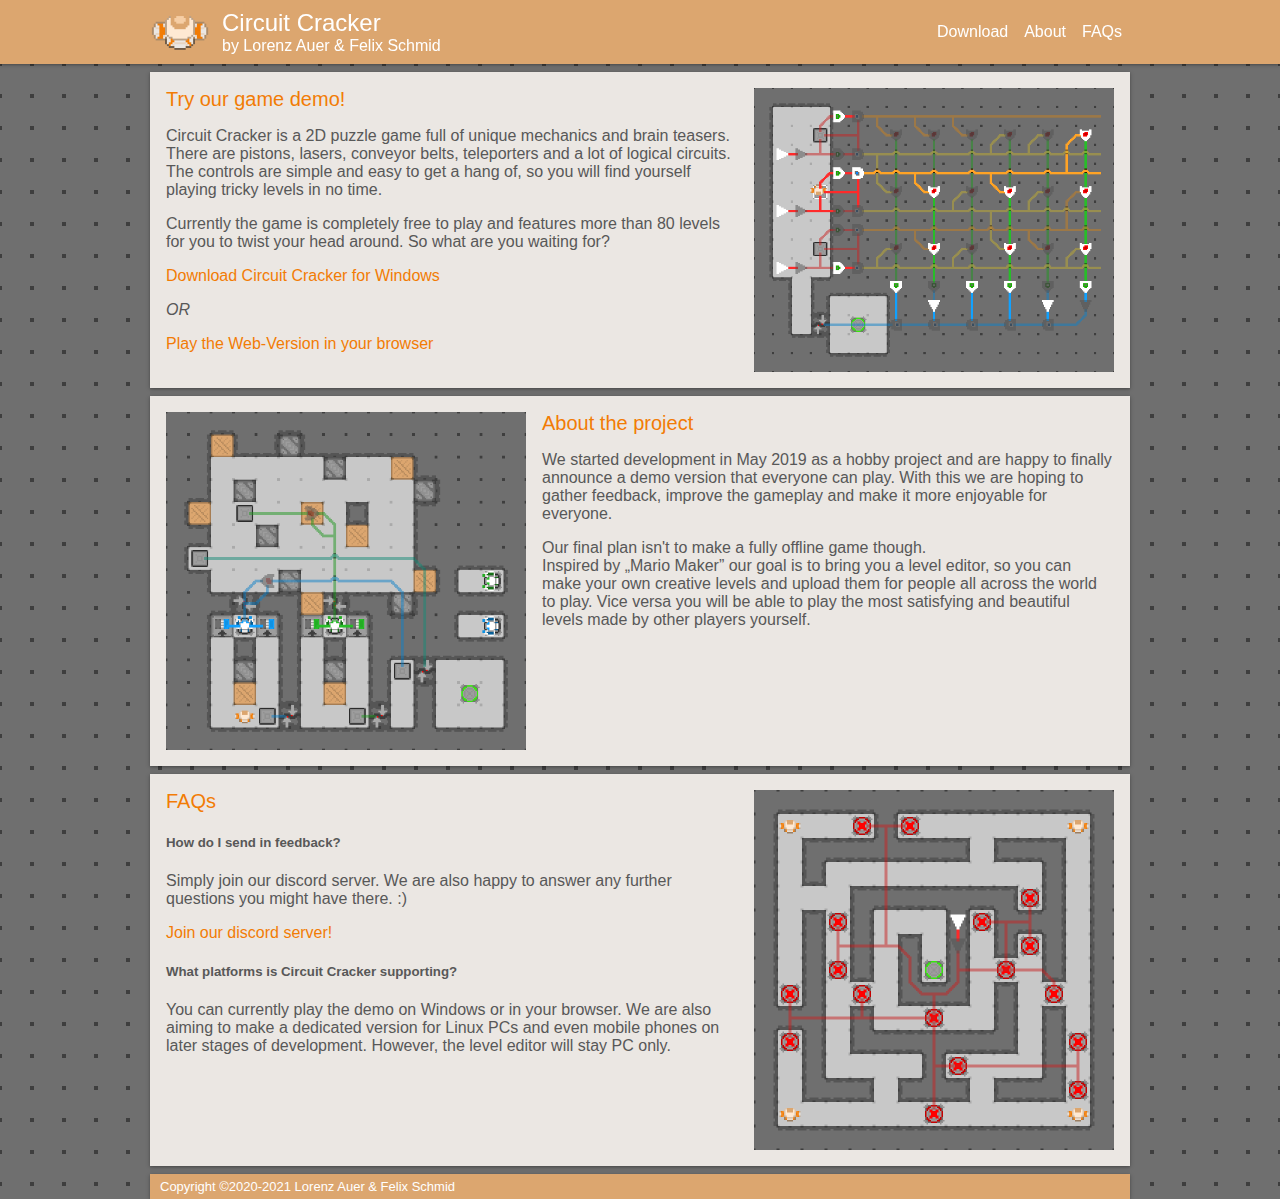
<file: index.html>
<!DOCTYPE html>
<html lang="en">
<head>
	<title>Circuit Cracker</title>
	<link rel="stylesheet" type="text/css" href="style.css">
	<link rel="icon" href="pictures/Icon.png">
	<script src="scripts.js"></script>
	<meta charset="utf-8">
	<meta name="viewport" content="width=device-width, initial-scale=1.0">
</head>
<body>

<header>
	<div id="topnav" class="flex">
		<img src="pictures/Icon.png" alt="game icon" width="60">
		<div id="title">
			<div id="titleContent">
				<h1> Circuit Cracker </h1>
				by Lorenz Auer & Felix Schmid
			</div>
		</div>
		<div class="mobileHide" style="flex: 1 1 auto"></div>
		<div class="topnavBtn mobileHide"> <a class="toplink" href="#Download">Download</a> </div>
		<div class="topnavBtn mobileHide"> <a class="toplink" href="#About">About</a> </div>
		<div class="topnavBtn mobileHide"> <a class="toplink" href="#FAQs">FAQs</a> </div>
		<div class="topnavBtn mobileShow"> <button class="menuButton" onClick="toggleMobileMenu();"><img src="icons/menu.png" alt="menu" id="menuIcon"></button> </div>
	</div>
	
	<div id="mobileMenu">
		<div class="topnavBtn"> <a class="toplink" href="#Download">Download</a> </div>
		<div class="topnavBtn"> <a class="toplink" href="#About">About</a> </div>
		<div class="topnavBtn"> <a class="toplink" href="#FAQs">FAQs</a> </div>
	</div>
</header>

<main>

<section class="flex" id="Download">
	<div class="textflex">
		<h2> Try our game demo! </h2>
		<p>
		Circuit Cracker is a 2D puzzle game full of unique mechanics and brain teasers.
		There are pistons, lasers, conveyor belts, teleporters and a lot of logical circuits.
		The controls are simple and easy to get a hang of, so you will find yourself playing tricky levels in no time.
		</p>
		<p>
		Currently the game is completely free to play and features more than 80 levels for you to twist your head around. So what are you waiting for?
		</p>
		<a href="downloads/CircuitCracker.zip"> Download Circuit Cracker for Windows </a>
		<p><i>OR</i></p>
		<a href="WebVersion/index.html"> Play the Web-Version in your browser </a><br>
	</div>
	<div class="imageflex" style="margin-left: 16px">
		<img src="pictures/Demo1.png" alt="in-game image" width="360" class="centeredImage">
	</div>
</section>

<section class="flex" id="About">
	<div class="imageflex" style="margin-right: 16px;">
		<img src="pictures/Demo2.png" alt="in-game image" width="360" class="centeredImage">
	</div>
	<div class="textflex">
		<h2> About the project </h2>
		<p>
		We started development in May 2019 as a hobby project and are happy to finally announce a demo version that everyone can play.
		With this we are hoping to gather feedback, improve the gameplay and make it more enjoyable for everyone.
		</p>
		<p>
		Our final plan isn't to make a fully offline game though.<br>
		Inspired by „Mario Maker” our goal is to bring you a level editor, so you can make your own creative levels and upload them for people all across the world to play.
		Vice versa you will be able to play the most satisfying and beautiful levels made by other players yourself.
		</p>
	</div>
</section>

<section class="flex" id="FAQs">
	<div class="textflex">
		<h2> FAQs </h2>
		<h5> How do I send in feedback? </h5>
		<p>
		Simply join our discord server. We are also happy to answer any further questions you might have there. :)
		</p>
		<p>
		<a href="https://discord.gg/QQn74H7"> Join our discord server! </a>
		</p>

		<h5> What platforms is Circuit Cracker supporting? </h5>
		<p>
		You can currently play the demo on Windows or in your browser. We are also aiming to make a dedicated version for Linux PCs
		and even mobile phones on later stages of development. However, the level editor will stay PC only.
		</p>
	</div>
	<div class="imageflex" style="margin-left: 16px">
		<img src="pictures/Demo3.png" alt="in-game image" width="360" class="centeredImage">
	</div>
</section>

<footer>
	Copyright &copy;2020-2021 Lorenz Auer & Felix Schmid
</footer>
</main>

</body>
</html>
</file>
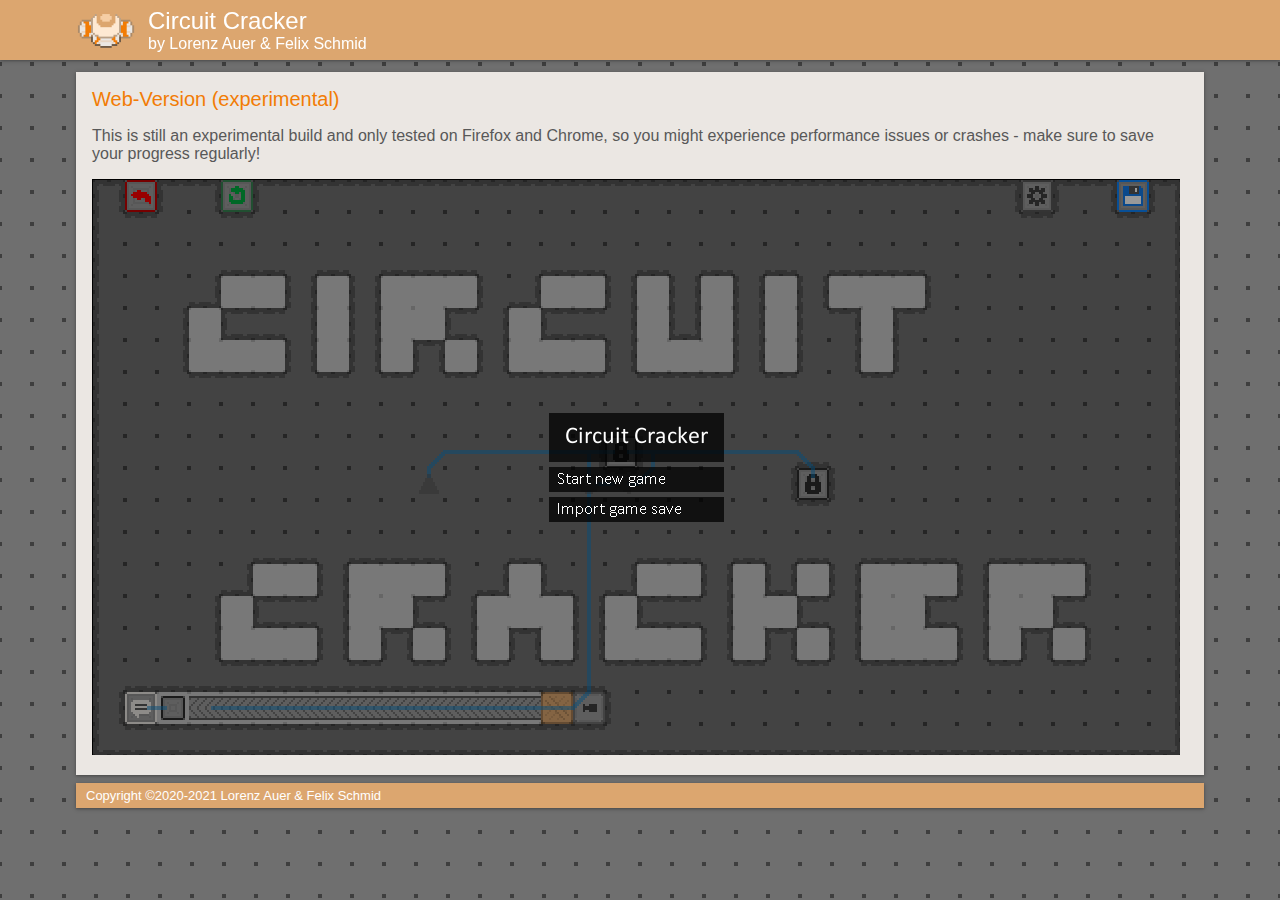
<file: WebVersion/index.html>
<!DOCTYPE html>
<html lang="en">
<head>
	<title>Circuit Cracker</title>
	<link rel="stylesheet" type="text/css" href="../style.css">
	<link rel="icon" href="../pictures/Icon.png">
	<meta charset="utf-8">
	<meta name="viewport" content="width=device-width, initial-scale=1.0">
	
	<script src="bridge.min.js"></script>
    <script src="bridge.meta.min.js"></script>
    <script src="MonoGame.Framework.min.js"></script>
    <script src="MonoGame.Framework.meta.min.js"></script>
    <script src="CircuitCrackerWeb.min.js"></script>
    <script src="CircuitCrackerWeb.meta.min.js"></script>
	<script src="VelcroPhysics.MonoGame.min.js"></script>
	<script src="VelcroPhysics.MonoGame.meta.min.js"></script>
</head>
<body>

<header>
	<div id="topnav" class="flex" style="width: 1128px;">
		<img src="../pictures/Icon.png" alt="game icon" width="60">
		<div id="title">
			<div id="titleContent">
				<h1> Circuit Cracker </h1>
				by Lorenz Auer & Felix Schmid
			</div>
		</div>
		<div class="mobileHide" style="flex: 1 1 auto"></div>
	</div>
</header>

<main style="width:1128px;">
<section style="overflow:visible;">
<h2> Web-Version (experimental) </h2>
<p>
	This is still an experimental build and only tested on Firefox and Chrome, so you might experience performance issues or crashes - 
	make sure to save your progress regularly!<br>
</p>

<div id="game">
</div>
</section>

<div style="display: none">
<a href="#" id="filedownload"></a>
<input type="file" id="fileinput" accept=".sav" />
</div>

<footer>
	Copyright &copy;2020-2021 Lorenz Auer & Felix Schmid
</footer>
</main>

</body>
</html>
</file>
<file: style.css>
body {
	font-family: Verdana, sans-serif;
	background-image: url("pictures/Background.png");
	background-repeat: repeat;
}

section, article, header, footer {
	box-shadow: 0 1px 2px 0 rgba(0, 0, 0, 0.2), 0 1px 5px 0 rgba(0, 0, 0, 0.2);
}

section, article {
	background-color: #ebe7e3;
	color: #585858;
}

header, footer {
	background-color: #dca66f;
	color: #fff;
}

h1 {
	font-size: 24px;
}

h2 {
	font-size: 20px;
	color: #f27c05;
}

h3 {
	font-size: 24px;
	color: #f27c05;
	margin: 0 0 15px 0;
	text-align: center;
}

a {
	color: #f27c05;
	text-decoration: none;
	transition: color 0.2s;
}

a:hover {
	color: #c17c00;
	text-decoration: underline;
}

footer a {
	color: inherit;
}

footer a:hover {
	color: inherit;
}

header {
	text-align: center;
	position: fixed;
	width: 100%;
	top: 0;
	left: 0;
	z-index: 1;
}

main {
	width: 980px;
	max-width: 100%;
	margin: 72px auto 0 auto;
	display: block;
}

body, h1, h2, ul{
	margin: 0;
}

h1, h2, h3 {
	font-weight: 400;
}

article, section {
	margin-bottom: 8px;
	overflow-x: auto;
	padding: 16px;
}

article {
	text-align: justify;
}

footer {
	font-size: 13px;
	padding: 5px 10px;
}

#topnav {
	width: 980px;
	max-width: 100%;
	margin: 0 auto;
	justify-content: space-between;
	align-items: center;
}

#title {
	text-align: left;
	padding: 6px 0 6px 12px;
	flex: 0 1 auto;
}

#menuIcon {
	padding: 0 8px;
}

.menuButton {
	cursor: pointer;
	border: none;
	background-color: inherit;
	display: block;
	padding: 0;
	height: 100%;
}

#mobileMenu {
	background-color: #dca66f;
	overflow: hidden;
	height: 0px;
	transition: height 0.2s;
}

.mobileShow {
	display: none;
}

.toplink {
	color: inherit;
	height: 100%;
	display: flex;
	align-items: center;
	justify-content: center;
	padding: 0 8px;
}

.toplink:hover {
	color: inherit;
	text-decoration: none;
}

.topnavBtn {
	height: 64px;
	box-sizing: border-box;
	transition: all 0.1s;
}

.topnavBtn:hover {
	background-color: #f6cea5;
	border-bottom: solid 5px #fff;
}

.flex {
	display: flex;
	flex-wrap: wrap;
}

.imageflex {
	flex: 0 0 auto;
}

.centeredImage {
	display: block;
	margin: 0 auto;
}

.textflex {
	flex: 1 0 260px;
}

@media screen and (max-width: 660px){
	.mobileShow {
		display: block;
	}
	.mobileHide {
		display: none;
	}
	#title {
		flex: 1 1 auto;
		text-align: center;
	}
	.topnavBtn:hover {
		background-color: #f6cea5;
		border-bottom: none;
	}
}

@media screen and (min-width: 661px){
	#mobileMenu {
		display: none;
	}
}

@media screen and (max-width: 700px){
	.imageflex {
		flex: 0 0 100%;
		margin: 0 !important;
	}
	.textflex {
		order: 2;
		flex: 1 1 300px;
		margin-top: 15px;
	}
}
</file>
